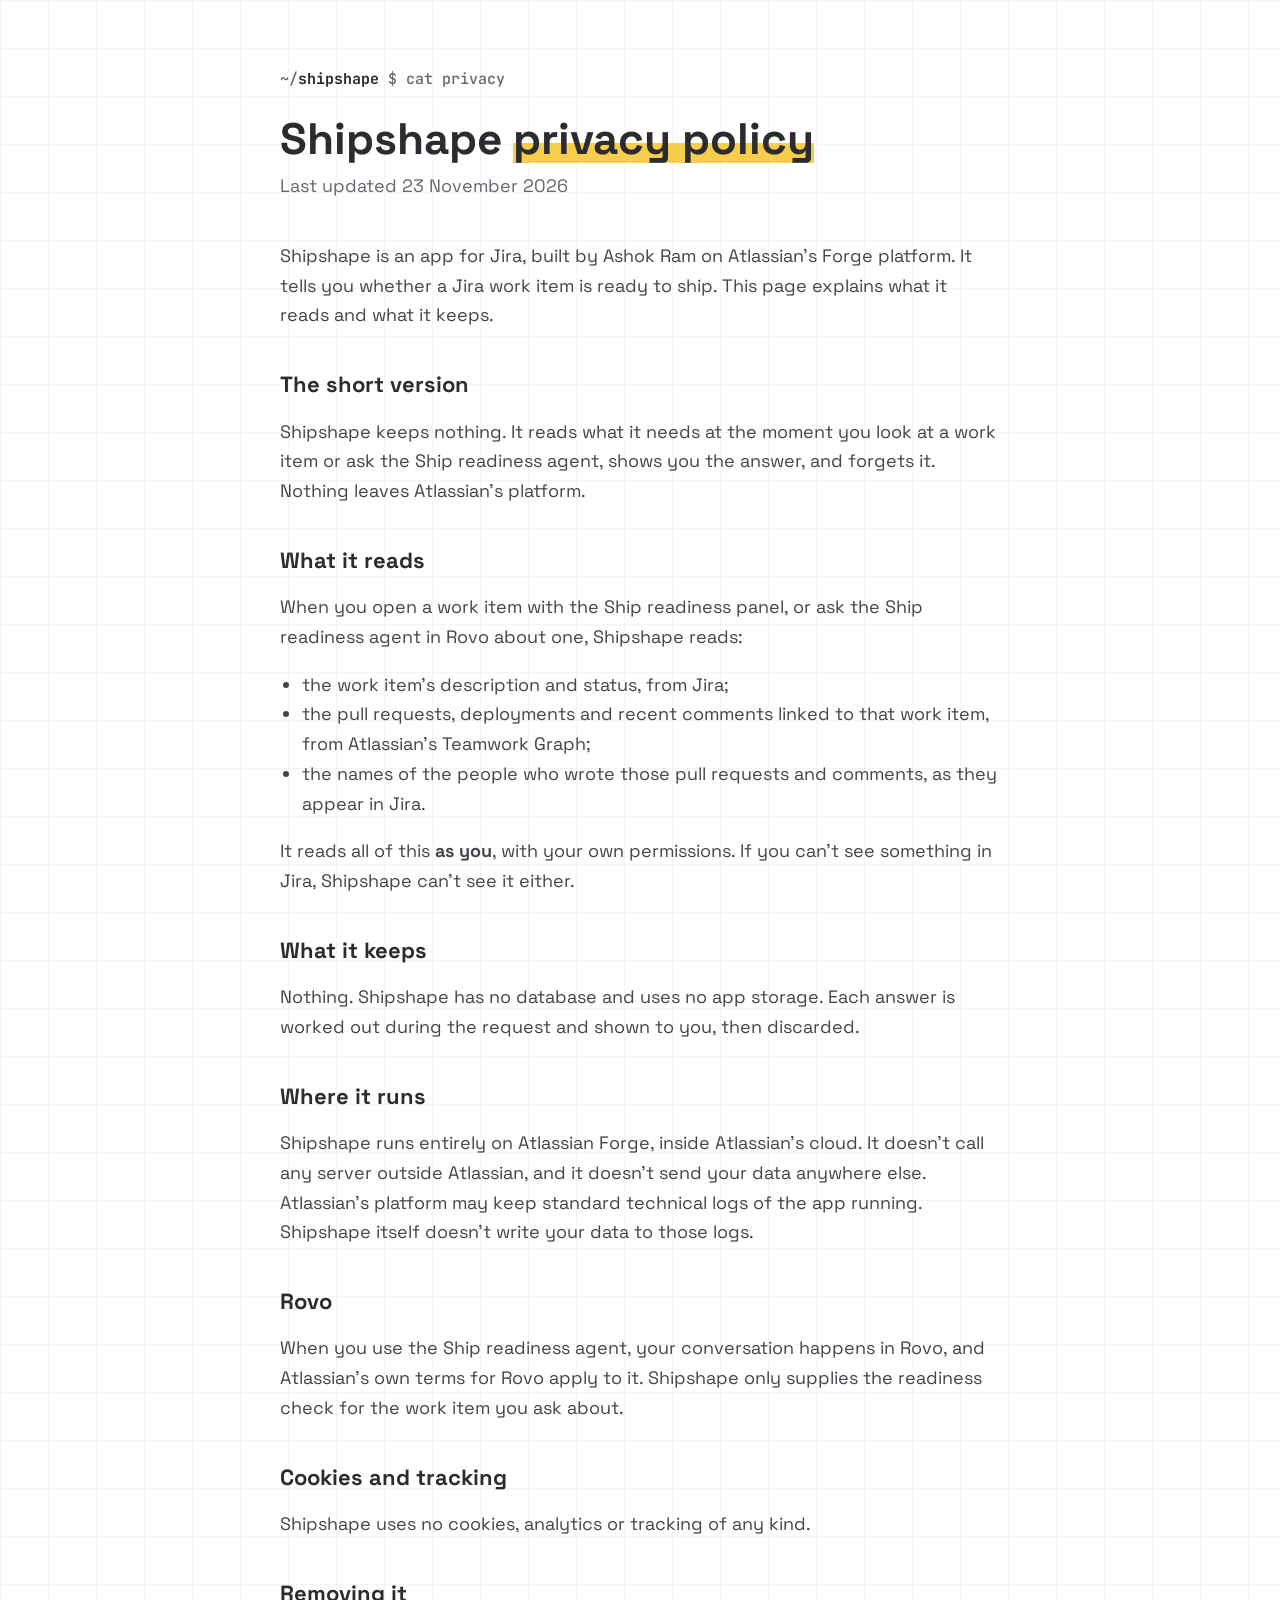
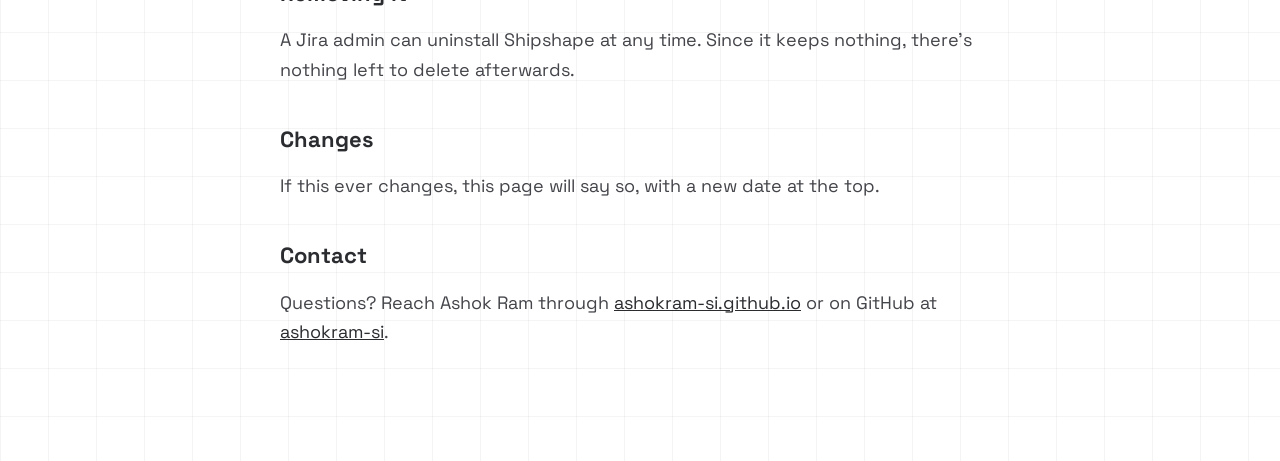
<file: shipshape/privacy.html>
<!doctype html>
<html lang="en">
<head>
<meta charset="utf-8">
<meta name="viewport" content="width=device-width, initial-scale=1">
<title>Shipshape privacy policy</title>
<meta name="description" content="What the Shipshape app for Jira reads, and what it keeps (nothing).">
<link rel="stylesheet" href="https://fonts.googleapis.com/css2?family=JetBrains+Mono:wght@400;700&family=Space+Grotesk:wght@400;500;700&display=swap">
<style>
:root{--white:#FFFFFF;--ink:#2B2C30;--ink-2:#44454A;--shade:#66676D;--sun:#F6CD4C;--grid:rgba(102,103,109,.07)}
html,body{margin:0}
body{color:var(--ink);background:var(--white);font:400 18px/1.65 "Space Grotesk",sans-serif;
background-image:linear-gradient(var(--grid) 1px,transparent 1px),linear-gradient(90deg,var(--grid) 1px,transparent 1px);background-size:48px 48px;-webkit-font-smoothing:antialiased}
main{max-width:720px;margin:0 auto;padding:72px 16px 96px}
.prompt{font:500 15px/1 "JetBrains Mono",monospace;color:var(--shade);margin:0 0 28px}
.prompt b{color:var(--ink)}
h1{font:700 44px/1.1 "Space Grotesk",sans-serif;margin:0 0 8px}
.mark{background:linear-gradient(transparent 58%,var(--sun) 58%,var(--sun) 92%,transparent 92%)}
.updated{color:var(--shade);margin:0 0 40px}
h2{font:700 22px/1.3 "Space Grotesk",sans-serif;margin:40px 0 8px}
p,li{color:var(--ink-2)}
ul{padding-left:22px}
a{color:var(--ink)}
code{font:400 15px "JetBrains Mono",monospace}
</style>
</head>
<body>
<main>
<p class="prompt">~/<b>shipshape</b> $ cat privacy</p>
<h1>Shipshape <span class="mark">privacy policy</span></h1>
<p class="updated">Last updated 23 November 2026</p>

<p>Shipshape is an app for Jira, built by Ashok Ram on Atlassian's Forge platform. It tells you whether a Jira work item is ready to ship. This page explains what it reads and what it keeps.</p>

<h2>The short version</h2>
<p>Shipshape keeps nothing. It reads what it needs at the moment you look at a work item or ask the Ship readiness agent, shows you the answer, and forgets it. Nothing leaves Atlassian's platform.</p>

<h2>What it reads</h2>
<p>When you open a work item with the Ship readiness panel, or ask the Ship readiness agent in Rovo about one, Shipshape reads:</p>
<ul>
<li>the work item's description and status, from Jira;</li>
<li>the pull requests, deployments and recent comments linked to that work item, from Atlassian's Teamwork Graph;</li>
<li>the names of the people who wrote those pull requests and comments, as they appear in Jira.</li>
</ul>
<p>It reads all of this <strong>as you</strong>, with your own permissions. If you can't see something in Jira, Shipshape can't see it either.</p>

<h2>What it keeps</h2>
<p>Nothing. Shipshape has no database and uses no app storage. Each answer is worked out during the request and shown to you, then discarded.</p>

<h2>Where it runs</h2>
<p>Shipshape runs entirely on Atlassian Forge, inside Atlassian's cloud. It doesn't call any server outside Atlassian, and it doesn't send your data anywhere else. Atlassian's platform may keep standard technical logs of the app running. Shipshape itself doesn't write your data to those logs.</p>

<h2>Rovo</h2>
<p>When you use the Ship readiness agent, your conversation happens in Rovo, and Atlassian's own terms for Rovo apply to it. Shipshape only supplies the readiness check for the work item you ask about.</p>

<h2>Cookies and tracking</h2>
<p>Shipshape uses no cookies, analytics or tracking of any kind.</p>

<h2>Removing it</h2>
<p>A Jira admin can uninstall Shipshape at any time. Since it keeps nothing, there's nothing left to delete afterwards.</p>

<h2>Changes</h2>
<p>If this ever changes, this page will say so, with a new date at the top.</p>

<h2>Contact</h2>
<p>Questions? Reach Ashok Ram through <a href="https://ashokram-si.github.io">ashokram-si.github.io</a> or on GitHub at <a href="https://github.com/ashokram-si">ashokram-si</a>.</p>
</main>
</body>
</html>
</file>
